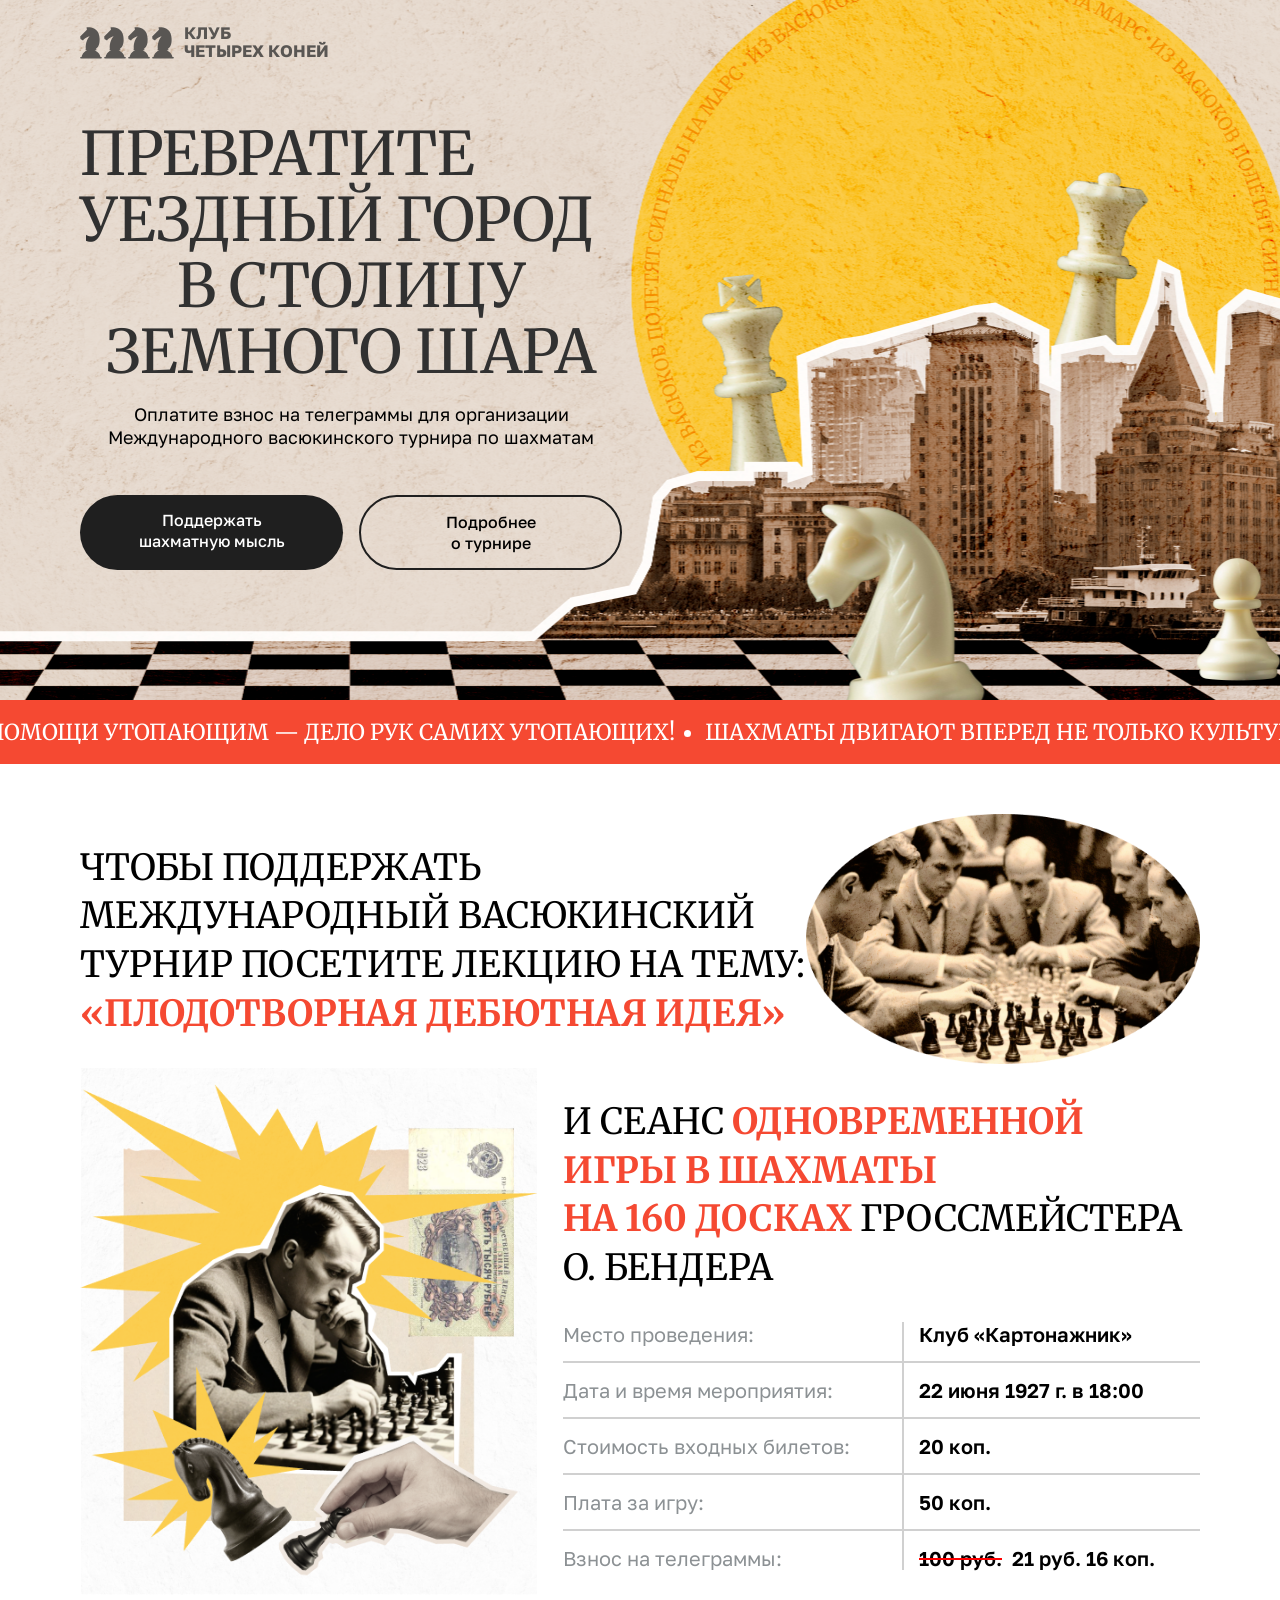
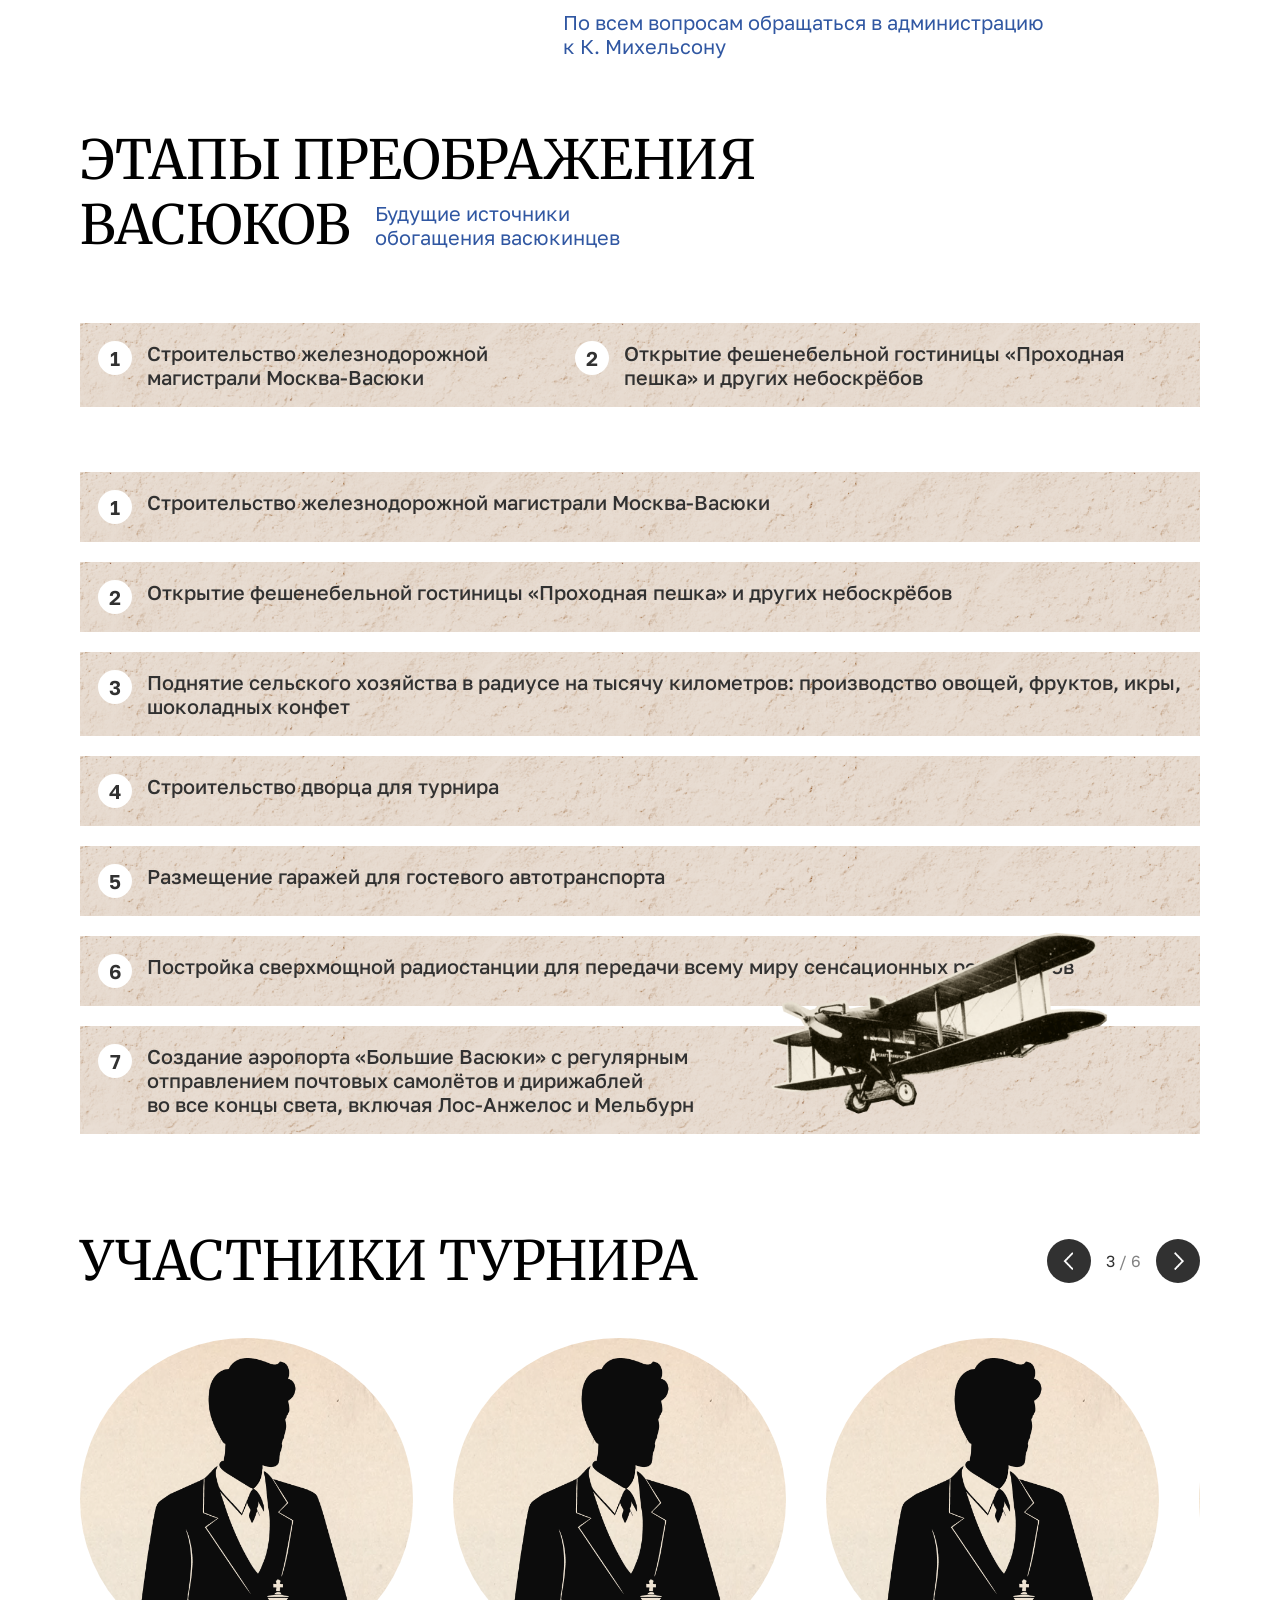
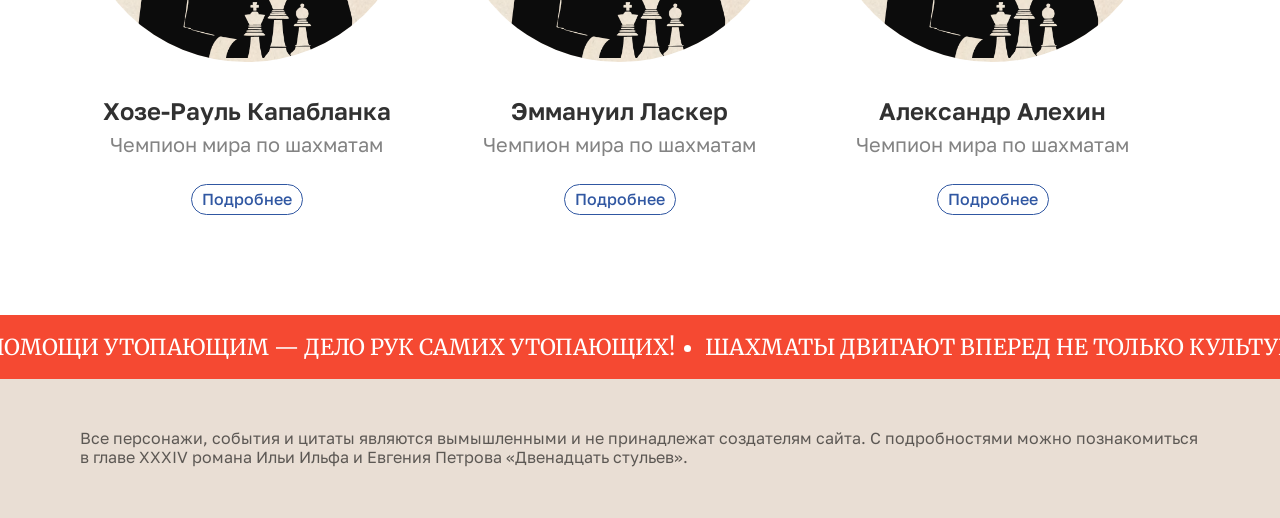
<file: index.html>
<!DOCTYPE html>
<html lang="ru">
<head>
    <meta charset="UTF-8">
    <meta name="viewport" content="width=device-width, initial-scale=1.0">
    <title>Yandex test</title>
    <link rel="stylesheet" href="./main.css">
</head>
<body>
    <main>
        <section class="main-block">
            <header class="container header">
                <svg width="22" height="32" viewBox="0 0 22 32" fill="none" xmlns="http://www.w3.org/2000/svg" style="margin-right: 2px;">
                    <path d="M20.9784 29.9437H20.4155C20.4155 29.9377 20.4128 29.9318 20.4116 29.9261L20.3962 29.8573C20.3863 29.812 20.3757 29.7671 20.3646 29.7226C20.3599 29.7016 20.3547 29.6806 20.3496 29.6597C20.335 29.6009 20.3196 29.5422 20.3038 29.4834L20.2991 29.4666C20.2817 29.4029 20.2635 29.3396 20.2446 29.2765L20.2256 29.2155C20.2126 29.172 20.1988 29.129 20.1862 29.086C20.1787 29.0624 20.1708 29.0392 20.1633 29.016C20.1495 28.9744 20.1352 28.9329 20.1206 28.8917C20.1131 28.87 20.1052 28.8479 20.0977 28.8266C20.0793 28.775 20.0604 28.7237 20.0409 28.6728C20.0366 28.6619 20.033 28.6515 20.0287 28.6406C20.0058 28.5807 19.9817 28.5212 19.9572 28.4617C19.9485 28.44 19.9395 28.4187 19.9304 28.3974C19.9138 28.3599 19.8972 28.3188 19.8802 28.2798L19.8483 28.2076C19.8317 28.1702 19.8147 28.1328 19.7973 28.0953C19.7867 28.0721 19.7756 28.0486 19.7646 28.0254C19.7444 27.9823 19.7251 27.9397 19.7026 27.8974C19.6943 27.8813 19.6868 27.8648 19.6785 27.8483C19.6505 27.7926 19.6217 27.7361 19.5925 27.6822L19.553 27.6122L19.4973 27.5108L19.4539 27.4359C19.4358 27.4045 19.4176 27.373 19.399 27.3416C19.3844 27.3162 19.3694 27.2907 19.3544 27.2668C19.3339 27.2327 19.315 27.1994 19.2925 27.1657L19.2356 27.0744C19.2088 27.0325 19.1819 26.9902 19.1543 26.9487C19.1369 26.9225 19.1196 26.8966 19.1018 26.8708C19.084 26.845 19.0647 26.8154 19.0457 26.7881C19.0268 26.7608 19.0063 26.7335 18.9889 26.7065C18.9715 26.6796 18.9526 26.6553 18.934 26.6317C18.9155 26.6081 18.8946 26.5767 18.8744 26.5493L18.8188 26.4745C18.7793 26.4247 18.743 26.3749 18.7043 26.3248L18.6502 26.2563C18.6273 26.2275 18.6036 26.199 18.5803 26.1706L18.5282 26.1077C18.5041 26.0789 18.4797 26.0505 18.4552 26.0217L18.4039 25.9625L18.3273 25.8757L18.2819 25.8256C18.1876 25.7219 18.0908 25.6197 17.9918 25.5202L17.9483 25.4764L17.8575 25.3877L17.8129 25.345C17.7814 25.3147 17.7498 25.2848 17.7178 25.2552L17.685 25.2253C17.5733 25.1224 17.4585 25.0221 17.3416 24.9259L17.3096 24.8993C17.2736 24.8694 17.2373 24.8398 17.2007 24.8106L17.1644 24.7814C17.1249 24.7515 17.089 24.7219 17.0507 24.6923L17.0313 24.6777C16.9023 24.5789 16.77 24.4828 16.6366 24.3903L16.618 24.3772C16.5758 24.3484 16.5336 24.32 16.4909 24.2919L16.4629 24.2736C16.4195 24.2447 16.3757 24.2167 16.3318 24.1886L16.3243 24.1841C16.1791 24.0921 16.031 24.0039 15.8802 23.9195L15.8743 23.9158C15.8266 23.8892 15.7788 23.8634 15.731 23.8376L15.7101 23.8263C15.4559 23.6904 15.1948 23.5656 14.9269 23.4521L14.9103 23.445C14.8397 23.415 14.7686 23.3862 14.6968 23.3578H16.1096C16.3397 23.3578 16.5265 23.1067 16.5265 22.7964C16.5265 22.4862 16.3397 22.2351 16.1096 22.2351H15.6888C15.7148 22.1722 15.7437 22.1011 15.7748 22.021C16.1728 21.786 16.873 21.2852 17.5678 20.3653L17.5733 20.3582C17.626 20.2894 17.6777 20.2181 17.7285 20.1445L17.7387 20.1299C17.7893 20.0577 17.8398 19.9832 17.8895 19.9054L17.9029 19.8848C17.9266 19.8474 17.9503 19.81 17.974 19.7725C17.974 19.7725 17.974 19.7695 17.9768 19.7677C18.0012 19.7302 18.0253 19.6891 18.0494 19.649L18.0648 19.6232C18.0853 19.5888 18.1062 19.5536 18.1264 19.5181C18.1303 19.5117 18.1343 19.5053 18.1378 19.4986C18.1611 19.4582 18.1844 19.417 18.2073 19.3755L18.2231 19.3466C18.242 19.3122 18.2606 19.2774 18.2791 19.2422C18.2847 19.2325 18.2902 19.2224 18.2953 19.2123C18.3174 19.17 18.3395 19.1273 18.3616 19.0839L18.377 19.0536C18.3944 19.0184 18.4122 18.9825 18.4295 18.9466L18.4485 18.9092C18.4698 18.865 18.4907 18.8201 18.5116 18.7748L18.5247 18.746C18.542 18.7086 18.559 18.6711 18.576 18.6337L18.5961 18.5888C18.6159 18.5435 18.6356 18.4979 18.6545 18.4518C18.6581 18.4436 18.6616 18.435 18.6648 18.4268C18.6826 18.3845 18.6999 18.3414 18.7173 18.298L18.737 18.2486C18.7532 18.2074 18.7694 18.1659 18.7852 18.1244L18.7971 18.0929C18.8156 18.0435 18.8338 17.993 18.8519 17.9432L18.8709 17.8901C18.8851 17.8504 18.8989 17.81 18.9127 17.7696C18.9178 17.7546 18.923 17.7396 18.9277 17.7247C18.9451 17.673 18.9625 17.6203 18.9794 17.5675C18.985 17.5492 18.9909 17.5301 18.9964 17.5128L19.0359 17.3897C19.041 17.3718 19.0465 17.3523 19.0517 17.3362C19.0678 17.2819 19.084 17.2266 19.0994 17.1708C19.1046 17.1532 19.1093 17.1352 19.114 17.1173C19.1259 17.0742 19.1377 17.0312 19.1492 16.9874C19.1543 16.9676 19.1594 16.9477 19.165 16.9279C19.1796 16.8703 19.1942 16.8123 19.2084 16.7535L19.2202 16.7045C19.2313 16.6577 19.2423 16.6105 19.253 16.563L19.2672 16.4994C19.2806 16.4384 19.294 16.3774 19.3067 16.3153C19.3094 16.3033 19.3118 16.2909 19.3142 16.2778C19.3252 16.2243 19.3359 16.1701 19.3461 16.1158C19.3505 16.0937 19.3544 16.0716 19.3588 16.0496C19.369 15.9938 19.3789 15.9373 19.3888 15.8815C19.3908 15.8695 19.3931 15.8579 19.3951 15.8463C19.4061 15.7805 19.4169 15.7141 19.4275 15.6472C19.431 15.6248 19.4346 15.6023 19.4377 15.5795C19.446 15.5252 19.4539 15.4706 19.4618 15.4152L19.4689 15.3643C19.4784 15.2955 19.4875 15.2262 19.4962 15.1559C19.4989 15.1338 19.5013 15.1117 19.504 15.0892C19.5109 15.0334 19.5172 14.9772 19.523 14.9208C19.5254 14.9006 19.5277 14.8808 19.5297 14.8606C19.5373 14.7882 19.5444 14.7153 19.551 14.6417C19.551 14.6211 19.5546 14.6005 19.5562 14.5795C19.5613 14.5204 19.5664 14.4609 19.5708 14.401C19.5708 14.3789 19.5743 14.3569 19.5759 14.3348C19.5814 14.2584 19.5865 14.1816 19.5913 14.1042C19.5913 14.0867 19.5913 14.0668 19.594 14.0511C19.5976 13.9867 19.6012 13.922 19.6039 13.8569C19.6039 13.8333 19.6039 13.8097 19.6071 13.7861C19.6102 13.7057 19.6134 13.6248 19.6158 13.5429C19.6158 13.5316 19.6158 13.52 19.6158 13.5084C19.6179 13.4356 19.6194 13.362 19.6205 13.2876C19.6205 13.2633 19.6205 13.239 19.6205 13.2147C19.6205 13.1348 19.6205 13.0545 19.6205 12.9737V12.9549C19.6205 12.8689 19.6205 12.7817 19.6205 12.693V12.6181C19.6205 12.5433 19.6173 12.4647 19.6154 12.3868V12.3445C19.6126 12.2547 19.6091 12.1638 19.6055 12.0725C19.6055 12.0489 19.6031 12.0249 19.6023 12.0014C19.5989 11.9245 19.595 11.8472 19.5905 11.7693C19.5905 11.7502 19.5905 11.7319 19.5873 11.7113C19.5818 11.6178 19.5758 11.5235 19.5692 11.4284L19.5644 11.3622C19.5585 11.2828 19.5526 11.2031 19.5459 11.1226C19.5459 11.0994 19.5423 11.0762 19.5404 11.053C19.5321 10.9557 19.523 10.8573 19.5135 10.7585C19.5135 10.7398 19.5096 10.7211 19.508 10.702C19.4997 10.6178 19.4906 10.5328 19.4815 10.4471C19.4788 10.4213 19.476 10.3959 19.4729 10.37C19.4618 10.2682 19.45 10.1661 19.4373 10.0624C19.4373 10.0497 19.4338 10.037 19.4322 10.025C19.4209 9.93217 19.4089 9.83886 19.3963 9.74505C19.3923 9.71736 19.3888 9.68966 19.3848 9.66197C19.3701 9.55569 19.355 9.44852 19.3394 9.34049C17.7604 -1.31572 6.57087 0.413656 6.57087 0.413656L6.9293 2.70328L0.162109 9.48083L0.457776 12.0979L3.02128 13.5949C3.13556 13.3195 3.28228 13.0573 3.45866 12.8131C5.11266 11.0044 8.32158 9.5845 9.24016 9.28997C9.42412 9.23121 9.52873 9.20165 9.52873 9.20165C5.13477 14.593 5.63452 20.7695 5.83032 22.2418C5.62663 22.2792 5.46912 22.5124 5.46912 22.7968C5.46912 23.1067 5.65584 23.3582 5.88598 23.3582H7.29879C4.9491 24.2906 3.08396 26.0665 2.11059 28.2982C2.10945 28.3012 2.10813 28.3042 2.10665 28.3072C2.0348 28.4728 1.96796 28.6409 1.90611 28.8113C1.90622 28.813 1.90622 28.8148 1.90611 28.8165C1.88954 28.8629 1.87335 28.9093 1.85756 28.9561C1.85164 28.9729 1.84572 28.9898 1.84019 29.007C1.82598 29.0489 1.81282 29.0912 1.80071 29.1339C1.79361 29.1556 1.7869 29.1777 1.78019 29.1994C1.76756 29.2394 1.75532 29.2798 1.74348 29.3202L1.72216 29.3951C1.71111 29.4325 1.70006 29.4726 1.68979 29.5115C1.68229 29.5392 1.67519 29.5665 1.66808 29.5942C1.65861 29.6316 1.64874 29.669 1.63966 29.7065C1.63058 29.7439 1.62189 29.7813 1.61321 29.821C1.60452 29.8606 1.59347 29.9071 1.584 29.9505H1.02069C0.912367 29.9482 0.80466 29.9665 0.703888 30.0042C0.603115 30.0419 0.51131 30.0984 0.433856 30.1702C0.356403 30.242 0.29486 30.3278 0.252846 30.4225C0.210832 30.5172 0.189191 30.6189 0.189191 30.7216C0.189191 30.8243 0.210832 30.926 0.252846 31.0207C0.29486 31.1154 0.356403 31.2011 0.433856 31.273C0.51131 31.3448 0.603115 31.4012 0.703888 31.439C0.80466 31.4767 0.912367 31.495 1.02069 31.4927H20.9855C21.0939 31.495 21.2016 31.4767 21.3023 31.439C21.4031 31.4012 21.4949 31.3448 21.5724 31.273C21.6498 31.2011 21.7114 31.1154 21.7534 31.0207C21.7954 30.926 21.817 30.8243 21.817 30.7216C21.817 30.6189 21.7954 30.5172 21.7534 30.4225C21.7114 30.3278 21.6498 30.242 21.5724 30.1702C21.4949 30.0984 21.4031 30.0419 21.3023 30.0042C21.2016 29.9665 21.0939 29.9482 20.9855 29.9505L20.9784 29.9437Z" fill="#595653"/>
                </svg>
                <svg width="22" height="32" viewBox="0 0 22 32" fill="none" xmlns="http://www.w3.org/2000/svg" style="margin-right: 2px;">
                    <path d="M20.9784 29.9437H20.4155C20.4155 29.9377 20.4128 29.9318 20.4116 29.9261L20.3962 29.8573C20.3863 29.812 20.3757 29.7671 20.3646 29.7226C20.3599 29.7016 20.3547 29.6806 20.3496 29.6597C20.335 29.6009 20.3196 29.5422 20.3038 29.4834L20.2991 29.4666C20.2817 29.4029 20.2635 29.3396 20.2446 29.2765L20.2256 29.2155C20.2126 29.172 20.1988 29.129 20.1862 29.086C20.1787 29.0624 20.1708 29.0392 20.1633 29.016C20.1495 28.9744 20.1352 28.9329 20.1206 28.8917C20.1131 28.87 20.1052 28.8479 20.0977 28.8266C20.0793 28.775 20.0604 28.7237 20.0409 28.6728C20.0366 28.6619 20.033 28.6515 20.0287 28.6406C20.0058 28.5807 19.9817 28.5212 19.9572 28.4617C19.9485 28.44 19.9395 28.4187 19.9304 28.3974C19.9138 28.3599 19.8972 28.3188 19.8802 28.2798L19.8483 28.2076C19.8317 28.1702 19.8147 28.1328 19.7973 28.0953C19.7867 28.0721 19.7756 28.0486 19.7646 28.0254C19.7444 27.9823 19.7251 27.9397 19.7026 27.8974C19.6943 27.8813 19.6868 27.8648 19.6785 27.8483C19.6505 27.7926 19.6217 27.7361 19.5925 27.6822L19.553 27.6122L19.4973 27.5108L19.4539 27.4359C19.4358 27.4045 19.4176 27.373 19.399 27.3416C19.3844 27.3162 19.3694 27.2907 19.3544 27.2668C19.3339 27.2327 19.315 27.1994 19.2925 27.1657L19.2356 27.0744C19.2088 27.0325 19.1819 26.9902 19.1543 26.9487C19.1369 26.9225 19.1196 26.8966 19.1018 26.8708C19.084 26.845 19.0647 26.8154 19.0457 26.7881C19.0268 26.7608 19.0063 26.7335 18.9889 26.7065C18.9715 26.6796 18.9526 26.6553 18.934 26.6317C18.9155 26.6081 18.8946 26.5767 18.8744 26.5493L18.8188 26.4745C18.7793 26.4247 18.743 26.3749 18.7043 26.3248L18.6502 26.2563C18.6273 26.2275 18.6036 26.199 18.5803 26.1706L18.5282 26.1077C18.5041 26.0789 18.4797 26.0505 18.4552 26.0217L18.4039 25.9625L18.3273 25.8757L18.2819 25.8256C18.1876 25.7219 18.0908 25.6197 17.9918 25.5202L17.9483 25.4764L17.8575 25.3877L17.8129 25.345C17.7814 25.3147 17.7498 25.2848 17.7178 25.2552L17.685 25.2253C17.5733 25.1224 17.4585 25.0221 17.3416 24.9259L17.3096 24.8993C17.2736 24.8694 17.2373 24.8398 17.2007 24.8106L17.1644 24.7814C17.1249 24.7515 17.089 24.7219 17.0507 24.6923L17.0313 24.6777C16.9023 24.5789 16.77 24.4828 16.6366 24.3903L16.618 24.3772C16.5758 24.3484 16.5336 24.32 16.4909 24.2919L16.4629 24.2736C16.4195 24.2447 16.3757 24.2167 16.3318 24.1886L16.3243 24.1841C16.1791 24.0921 16.031 24.0039 15.8802 23.9195L15.8743 23.9158C15.8266 23.8892 15.7788 23.8634 15.731 23.8376L15.7101 23.8263C15.4559 23.6904 15.1948 23.5656 14.9269 23.4521L14.9103 23.445C14.8397 23.415 14.7686 23.3862 14.6968 23.3578H16.1096C16.3397 23.3578 16.5265 23.1067 16.5265 22.7964C16.5265 22.4862 16.3397 22.2351 16.1096 22.2351H15.6888C15.7148 22.1722 15.7437 22.1011 15.7748 22.021C16.1728 21.786 16.873 21.2852 17.5678 20.3653L17.5733 20.3582C17.626 20.2894 17.6777 20.2181 17.7285 20.1445L17.7387 20.1299C17.7893 20.0577 17.8398 19.9832 17.8895 19.9054L17.9029 19.8848C17.9266 19.8474 17.9503 19.81 17.974 19.7725C17.974 19.7725 17.974 19.7695 17.9768 19.7677C18.0012 19.7302 18.0253 19.6891 18.0494 19.649L18.0648 19.6232C18.0853 19.5888 18.1062 19.5536 18.1264 19.5181C18.1303 19.5117 18.1343 19.5053 18.1378 19.4986C18.1611 19.4582 18.1844 19.417 18.2073 19.3755L18.2231 19.3466C18.242 19.3122 18.2606 19.2774 18.2791 19.2422C18.2847 19.2325 18.2902 19.2224 18.2953 19.2123C18.3174 19.17 18.3395 19.1273 18.3616 19.0839L18.377 19.0536C18.3944 19.0184 18.4122 18.9825 18.4295 18.9466L18.4485 18.9092C18.4698 18.865 18.4907 18.8201 18.5116 18.7748L18.5247 18.746C18.542 18.7086 18.559 18.6711 18.576 18.6337L18.5961 18.5888C18.6159 18.5435 18.6356 18.4979 18.6545 18.4518C18.6581 18.4436 18.6616 18.435 18.6648 18.4268C18.6826 18.3845 18.6999 18.3414 18.7173 18.298L18.737 18.2486C18.7532 18.2074 18.7694 18.1659 18.7852 18.1244L18.7971 18.0929C18.8156 18.0435 18.8338 17.993 18.8519 17.9432L18.8709 17.8901C18.8851 17.8504 18.8989 17.81 18.9127 17.7696C18.9178 17.7546 18.923 17.7396 18.9277 17.7247C18.9451 17.673 18.9625 17.6203 18.9794 17.5675C18.985 17.5492 18.9909 17.5301 18.9964 17.5128L19.0359 17.3897C19.041 17.3718 19.0465 17.3523 19.0517 17.3362C19.0678 17.2819 19.084 17.2266 19.0994 17.1708C19.1046 17.1532 19.1093 17.1352 19.114 17.1173C19.1259 17.0742 19.1377 17.0312 19.1492 16.9874C19.1543 16.9676 19.1594 16.9477 19.165 16.9279C19.1796 16.8703 19.1942 16.8123 19.2084 16.7535L19.2202 16.7045C19.2313 16.6577 19.2423 16.6105 19.253 16.563L19.2672 16.4994C19.2806 16.4384 19.294 16.3774 19.3067 16.3153C19.3094 16.3033 19.3118 16.2909 19.3142 16.2778C19.3252 16.2243 19.3359 16.1701 19.3461 16.1158C19.3505 16.0937 19.3544 16.0716 19.3588 16.0496C19.369 15.9938 19.3789 15.9373 19.3888 15.8815C19.3908 15.8695 19.3931 15.8579 19.3951 15.8463C19.4061 15.7805 19.4169 15.7141 19.4275 15.6472C19.431 15.6248 19.4346 15.6023 19.4377 15.5795C19.446 15.5252 19.4539 15.4706 19.4618 15.4152L19.4689 15.3643C19.4784 15.2955 19.4875 15.2262 19.4962 15.1559C19.4989 15.1338 19.5013 15.1117 19.504 15.0892C19.5109 15.0334 19.5172 14.9772 19.523 14.9208C19.5254 14.9006 19.5277 14.8808 19.5297 14.8606C19.5373 14.7882 19.5444 14.7153 19.551 14.6417C19.551 14.6211 19.5546 14.6005 19.5562 14.5795C19.5613 14.5204 19.5664 14.4609 19.5708 14.401C19.5708 14.3789 19.5743 14.3569 19.5759 14.3348C19.5814 14.2584 19.5865 14.1816 19.5913 14.1042C19.5913 14.0867 19.5913 14.0668 19.594 14.0511C19.5976 13.9867 19.6012 13.922 19.6039 13.8569C19.6039 13.8333 19.6039 13.8097 19.6071 13.7861C19.6102 13.7057 19.6134 13.6248 19.6158 13.5429C19.6158 13.5316 19.6158 13.52 19.6158 13.5084C19.6179 13.4356 19.6194 13.362 19.6205 13.2876C19.6205 13.2633 19.6205 13.239 19.6205 13.2147C19.6205 13.1348 19.6205 13.0545 19.6205 12.9737V12.9549C19.6205 12.8689 19.6205 12.7817 19.6205 12.693V12.6181C19.6205 12.5433 19.6173 12.4647 19.6154 12.3868V12.3445C19.6126 12.2547 19.6091 12.1638 19.6055 12.0725C19.6055 12.0489 19.6031 12.0249 19.6023 12.0014C19.5989 11.9245 19.595 11.8472 19.5905 11.7693C19.5905 11.7502 19.5905 11.7319 19.5873 11.7113C19.5818 11.6178 19.5758 11.5235 19.5692 11.4284L19.5644 11.3622C19.5585 11.2828 19.5526 11.2031 19.5459 11.1226C19.5459 11.0994 19.5423 11.0762 19.5404 11.053C19.5321 10.9557 19.523 10.8573 19.5135 10.7585C19.5135 10.7398 19.5096 10.7211 19.508 10.702C19.4997 10.6178 19.4906 10.5328 19.4815 10.4471C19.4788 10.4213 19.476 10.3959 19.4729 10.37C19.4618 10.2682 19.45 10.1661 19.4373 10.0624C19.4373 10.0497 19.4338 10.037 19.4322 10.025C19.4209 9.93217 19.4089 9.83886 19.3963 9.74505C19.3923 9.71736 19.3888 9.68966 19.3848 9.66197C19.3701 9.55569 19.355 9.44852 19.3394 9.34049C17.7604 -1.31572 6.57087 0.413656 6.57087 0.413656L6.9293 2.70328L0.162109 9.48083L0.457776 12.0979L3.02128 13.5949C3.13556 13.3195 3.28228 13.0573 3.45866 12.8131C5.11266 11.0044 8.32158 9.5845 9.24016 9.28997C9.42412 9.23121 9.52873 9.20165 9.52873 9.20165C5.13477 14.593 5.63452 20.7695 5.83032 22.2418C5.62663 22.2792 5.46912 22.5124 5.46912 22.7968C5.46912 23.1067 5.65584 23.3582 5.88598 23.3582H7.29879C4.9491 24.2906 3.08396 26.0665 2.11059 28.2982C2.10945 28.3012 2.10813 28.3042 2.10665 28.3072C2.0348 28.4728 1.96796 28.6409 1.90611 28.8113C1.90622 28.813 1.90622 28.8148 1.90611 28.8165C1.88954 28.8629 1.87335 28.9093 1.85756 28.9561C1.85164 28.9729 1.84572 28.9898 1.84019 29.007C1.82598 29.0489 1.81282 29.0912 1.80071 29.1339C1.79361 29.1556 1.7869 29.1777 1.78019 29.1994C1.76756 29.2394 1.75532 29.2798 1.74348 29.3202L1.72216 29.3951C1.71111 29.4325 1.70006 29.4726 1.68979 29.5115C1.68229 29.5392 1.67519 29.5665 1.66808 29.5942C1.65861 29.6316 1.64874 29.669 1.63966 29.7065C1.63058 29.7439 1.62189 29.7813 1.61321 29.821C1.60452 29.8606 1.59347 29.9071 1.584 29.9505H1.02069C0.912367 29.9482 0.80466 29.9665 0.703888 30.0042C0.603115 30.0419 0.51131 30.0984 0.433856 30.1702C0.356403 30.242 0.29486 30.3278 0.252846 30.4225C0.210832 30.5172 0.189191 30.6189 0.189191 30.7216C0.189191 30.8243 0.210832 30.926 0.252846 31.0207C0.29486 31.1154 0.356403 31.2011 0.433856 31.273C0.51131 31.3448 0.603115 31.4012 0.703888 31.439C0.80466 31.4767 0.912367 31.495 1.02069 31.4927H20.9855C21.0939 31.495 21.2016 31.4767 21.3023 31.439C21.4031 31.4012 21.4949 31.3448 21.5724 31.273C21.6498 31.2011 21.7114 31.1154 21.7534 31.0207C21.7954 30.926 21.817 30.8243 21.817 30.7216C21.817 30.6189 21.7954 30.5172 21.7534 30.4225C21.7114 30.3278 21.6498 30.242 21.5724 30.1702C21.4949 30.0984 21.4031 30.0419 21.3023 30.0042C21.2016 29.9665 21.0939 29.9482 20.9855 29.9505L20.9784 29.9437Z" fill="#595653"/>
                </svg>
                <svg width="22" height="32" viewBox="0 0 22 32" fill="none" xmlns="http://www.w3.org/2000/svg" style="margin-right: 2px;">
                    <path d="M20.9784 29.9437H20.4155C20.4155 29.9377 20.4128 29.9318 20.4116 29.9261L20.3962 29.8573C20.3863 29.812 20.3757 29.7671 20.3646 29.7226C20.3599 29.7016 20.3547 29.6806 20.3496 29.6597C20.335 29.6009 20.3196 29.5422 20.3038 29.4834L20.2991 29.4666C20.2817 29.4029 20.2635 29.3396 20.2446 29.2765L20.2256 29.2155C20.2126 29.172 20.1988 29.129 20.1862 29.086C20.1787 29.0624 20.1708 29.0392 20.1633 29.016C20.1495 28.9744 20.1352 28.9329 20.1206 28.8917C20.1131 28.87 20.1052 28.8479 20.0977 28.8266C20.0793 28.775 20.0604 28.7237 20.0409 28.6728C20.0366 28.6619 20.033 28.6515 20.0287 28.6406C20.0058 28.5807 19.9817 28.5212 19.9572 28.4617C19.9485 28.44 19.9395 28.4187 19.9304 28.3974C19.9138 28.3599 19.8972 28.3188 19.8802 28.2798L19.8483 28.2076C19.8317 28.1702 19.8147 28.1328 19.7973 28.0953C19.7867 28.0721 19.7756 28.0486 19.7646 28.0254C19.7444 27.9823 19.7251 27.9397 19.7026 27.8974C19.6943 27.8813 19.6868 27.8648 19.6785 27.8483C19.6505 27.7926 19.6217 27.7361 19.5925 27.6822L19.553 27.6122L19.4973 27.5108L19.4539 27.4359C19.4358 27.4045 19.4176 27.373 19.399 27.3416C19.3844 27.3162 19.3694 27.2907 19.3544 27.2668C19.3339 27.2327 19.315 27.1994 19.2925 27.1657L19.2356 27.0744C19.2088 27.0325 19.1819 26.9902 19.1543 26.9487C19.1369 26.9225 19.1196 26.8966 19.1018 26.8708C19.084 26.845 19.0647 26.8154 19.0457 26.7881C19.0268 26.7608 19.0063 26.7335 18.9889 26.7065C18.9715 26.6796 18.9526 26.6553 18.934 26.6317C18.9155 26.6081 18.8946 26.5767 18.8744 26.5493L18.8188 26.4745C18.7793 26.4247 18.743 26.3749 18.7043 26.3248L18.6502 26.2563C18.6273 26.2275 18.6036 26.199 18.5803 26.1706L18.5282 26.1077C18.5041 26.0789 18.4797 26.0505 18.4552 26.0217L18.4039 25.9625L18.3273 25.8757L18.2819 25.8256C18.1876 25.7219 18.0908 25.6197 17.9918 25.5202L17.9483 25.4764L17.8575 25.3877L17.8129 25.345C17.7814 25.3147 17.7498 25.2848 17.7178 25.2552L17.685 25.2253C17.5733 25.1224 17.4585 25.0221 17.3416 24.9259L17.3096 24.8993C17.2736 24.8694 17.2373 24.8398 17.2007 24.8106L17.1644 24.7814C17.1249 24.7515 17.089 24.7219 17.0507 24.6923L17.0313 24.6777C16.9023 24.5789 16.77 24.4828 16.6366 24.3903L16.618 24.3772C16.5758 24.3484 16.5336 24.32 16.4909 24.2919L16.4629 24.2736C16.4195 24.2447 16.3757 24.2167 16.3318 24.1886L16.3243 24.1841C16.1791 24.0921 16.031 24.0039 15.8802 23.9195L15.8743 23.9158C15.8266 23.8892 15.7788 23.8634 15.731 23.8376L15.7101 23.8263C15.4559 23.6904 15.1948 23.5656 14.9269 23.4521L14.9103 23.445C14.8397 23.415 14.7686 23.3862 14.6968 23.3578H16.1096C16.3397 23.3578 16.5265 23.1067 16.5265 22.7964C16.5265 22.4862 16.3397 22.2351 16.1096 22.2351H15.6888C15.7148 22.1722 15.7437 22.1011 15.7748 22.021C16.1728 21.786 16.873 21.2852 17.5678 20.3653L17.5733 20.3582C17.626 20.2894 17.6777 20.2181 17.7285 20.1445L17.7387 20.1299C17.7893 20.0577 17.8398 19.9832 17.8895 19.9054L17.9029 19.8848C17.9266 19.8474 17.9503 19.81 17.974 19.7725C17.974 19.7725 17.974 19.7695 17.9768 19.7677C18.0012 19.7302 18.0253 19.6891 18.0494 19.649L18.0648 19.6232C18.0853 19.5888 18.1062 19.5536 18.1264 19.5181C18.1303 19.5117 18.1343 19.5053 18.1378 19.4986C18.1611 19.4582 18.1844 19.417 18.2073 19.3755L18.2231 19.3466C18.242 19.3122 18.2606 19.2774 18.2791 19.2422C18.2847 19.2325 18.2902 19.2224 18.2953 19.2123C18.3174 19.17 18.3395 19.1273 18.3616 19.0839L18.377 19.0536C18.3944 19.0184 18.4122 18.9825 18.4295 18.9466L18.4485 18.9092C18.4698 18.865 18.4907 18.8201 18.5116 18.7748L18.5247 18.746C18.542 18.7086 18.559 18.6711 18.576 18.6337L18.5961 18.5888C18.6159 18.5435 18.6356 18.4979 18.6545 18.4518C18.6581 18.4436 18.6616 18.435 18.6648 18.4268C18.6826 18.3845 18.6999 18.3414 18.7173 18.298L18.737 18.2486C18.7532 18.2074 18.7694 18.1659 18.7852 18.1244L18.7971 18.0929C18.8156 18.0435 18.8338 17.993 18.8519 17.9432L18.8709 17.8901C18.8851 17.8504 18.8989 17.81 18.9127 17.7696C18.9178 17.7546 18.923 17.7396 18.9277 17.7247C18.9451 17.673 18.9625 17.6203 18.9794 17.5675C18.985 17.5492 18.9909 17.5301 18.9964 17.5128L19.0359 17.3897C19.041 17.3718 19.0465 17.3523 19.0517 17.3362C19.0678 17.2819 19.084 17.2266 19.0994 17.1708C19.1046 17.1532 19.1093 17.1352 19.114 17.1173C19.1259 17.0742 19.1377 17.0312 19.1492 16.9874C19.1543 16.9676 19.1594 16.9477 19.165 16.9279C19.1796 16.8703 19.1942 16.8123 19.2084 16.7535L19.2202 16.7045C19.2313 16.6577 19.2423 16.6105 19.253 16.563L19.2672 16.4994C19.2806 16.4384 19.294 16.3774 19.3067 16.3153C19.3094 16.3033 19.3118 16.2909 19.3142 16.2778C19.3252 16.2243 19.3359 16.1701 19.3461 16.1158C19.3505 16.0937 19.3544 16.0716 19.3588 16.0496C19.369 15.9938 19.3789 15.9373 19.3888 15.8815C19.3908 15.8695 19.3931 15.8579 19.3951 15.8463C19.4061 15.7805 19.4169 15.7141 19.4275 15.6472C19.431 15.6248 19.4346 15.6023 19.4377 15.5795C19.446 15.5252 19.4539 15.4706 19.4618 15.4152L19.4689 15.3643C19.4784 15.2955 19.4875 15.2262 19.4962 15.1559C19.4989 15.1338 19.5013 15.1117 19.504 15.0892C19.5109 15.0334 19.5172 14.9772 19.523 14.9208C19.5254 14.9006 19.5277 14.8808 19.5297 14.8606C19.5373 14.7882 19.5444 14.7153 19.551 14.6417C19.551 14.6211 19.5546 14.6005 19.5562 14.5795C19.5613 14.5204 19.5664 14.4609 19.5708 14.401C19.5708 14.3789 19.5743 14.3569 19.5759 14.3348C19.5814 14.2584 19.5865 14.1816 19.5913 14.1042C19.5913 14.0867 19.5913 14.0668 19.594 14.0511C19.5976 13.9867 19.6012 13.922 19.6039 13.8569C19.6039 13.8333 19.6039 13.8097 19.6071 13.7861C19.6102 13.7057 19.6134 13.6248 19.6158 13.5429C19.6158 13.5316 19.6158 13.52 19.6158 13.5084C19.6179 13.4356 19.6194 13.362 19.6205 13.2876C19.6205 13.2633 19.6205 13.239 19.6205 13.2147C19.6205 13.1348 19.6205 13.0545 19.6205 12.9737V12.9549C19.6205 12.8689 19.6205 12.7817 19.6205 12.693V12.6181C19.6205 12.5433 19.6173 12.4647 19.6154 12.3868V12.3445C19.6126 12.2547 19.6091 12.1638 19.6055 12.0725C19.6055 12.0489 19.6031 12.0249 19.6023 12.0014C19.5989 11.9245 19.595 11.8472 19.5905 11.7693C19.5905 11.7502 19.5905 11.7319 19.5873 11.7113C19.5818 11.6178 19.5758 11.5235 19.5692 11.4284L19.5644 11.3622C19.5585 11.2828 19.5526 11.2031 19.5459 11.1226C19.5459 11.0994 19.5423 11.0762 19.5404 11.053C19.5321 10.9557 19.523 10.8573 19.5135 10.7585C19.5135 10.7398 19.5096 10.7211 19.508 10.702C19.4997 10.6178 19.4906 10.5328 19.4815 10.4471C19.4788 10.4213 19.476 10.3959 19.4729 10.37C19.4618 10.2682 19.45 10.1661 19.4373 10.0624C19.4373 10.0497 19.4338 10.037 19.4322 10.025C19.4209 9.93217 19.4089 9.83886 19.3963 9.74505C19.3923 9.71736 19.3888 9.68966 19.3848 9.66197C19.3701 9.55569 19.355 9.44852 19.3394 9.34049C17.7604 -1.31572 6.57087 0.413656 6.57087 0.413656L6.9293 2.70328L0.162109 9.48083L0.457776 12.0979L3.02128 13.5949C3.13556 13.3195 3.28228 13.0573 3.45866 12.8131C5.11266 11.0044 8.32158 9.5845 9.24016 9.28997C9.42412 9.23121 9.52873 9.20165 9.52873 9.20165C5.13477 14.593 5.63452 20.7695 5.83032 22.2418C5.62663 22.2792 5.46912 22.5124 5.46912 22.7968C5.46912 23.1067 5.65584 23.3582 5.88598 23.3582H7.29879C4.9491 24.2906 3.08396 26.0665 2.11059 28.2982C2.10945 28.3012 2.10813 28.3042 2.10665 28.3072C2.0348 28.4728 1.96796 28.6409 1.90611 28.8113C1.90622 28.813 1.90622 28.8148 1.90611 28.8165C1.88954 28.8629 1.87335 28.9093 1.85756 28.9561C1.85164 28.9729 1.84572 28.9898 1.84019 29.007C1.82598 29.0489 1.81282 29.0912 1.80071 29.1339C1.79361 29.1556 1.7869 29.1777 1.78019 29.1994C1.76756 29.2394 1.75532 29.2798 1.74348 29.3202L1.72216 29.3951C1.71111 29.4325 1.70006 29.4726 1.68979 29.5115C1.68229 29.5392 1.67519 29.5665 1.66808 29.5942C1.65861 29.6316 1.64874 29.669 1.63966 29.7065C1.63058 29.7439 1.62189 29.7813 1.61321 29.821C1.60452 29.8606 1.59347 29.9071 1.584 29.9505H1.02069C0.912367 29.9482 0.80466 29.9665 0.703888 30.0042C0.603115 30.0419 0.51131 30.0984 0.433856 30.1702C0.356403 30.242 0.29486 30.3278 0.252846 30.4225C0.210832 30.5172 0.189191 30.6189 0.189191 30.7216C0.189191 30.8243 0.210832 30.926 0.252846 31.0207C0.29486 31.1154 0.356403 31.2011 0.433856 31.273C0.51131 31.3448 0.603115 31.4012 0.703888 31.439C0.80466 31.4767 0.912367 31.495 1.02069 31.4927H20.9855C21.0939 31.495 21.2016 31.4767 21.3023 31.439C21.4031 31.4012 21.4949 31.3448 21.5724 31.273C21.6498 31.2011 21.7114 31.1154 21.7534 31.0207C21.7954 30.926 21.817 30.8243 21.817 30.7216C21.817 30.6189 21.7954 30.5172 21.7534 30.4225C21.7114 30.3278 21.6498 30.242 21.5724 30.1702C21.4949 30.0984 21.4031 30.0419 21.3023 30.0042C21.2016 29.9665 21.0939 29.9482 20.9855 29.9505L20.9784 29.9437Z" fill="#595653"/>
                </svg>
                <svg width="22" height="32" viewBox="0 0 22 32" fill="none" xmlns="http://www.w3.org/2000/svg">
                    <path d="M20.9784 29.9437H20.4155C20.4155 29.9377 20.4128 29.9318 20.4116 29.9261L20.3962 29.8573C20.3863 29.812 20.3757 29.7671 20.3646 29.7226C20.3599 29.7016 20.3547 29.6806 20.3496 29.6597C20.335 29.6009 20.3196 29.5422 20.3038 29.4834L20.2991 29.4666C20.2817 29.4029 20.2635 29.3396 20.2446 29.2765L20.2256 29.2155C20.2126 29.172 20.1988 29.129 20.1862 29.086C20.1787 29.0624 20.1708 29.0392 20.1633 29.016C20.1495 28.9744 20.1352 28.9329 20.1206 28.8917C20.1131 28.87 20.1052 28.8479 20.0977 28.8266C20.0793 28.775 20.0604 28.7237 20.0409 28.6728C20.0366 28.6619 20.033 28.6515 20.0287 28.6406C20.0058 28.5807 19.9817 28.5212 19.9572 28.4617C19.9485 28.44 19.9395 28.4187 19.9304 28.3974C19.9138 28.3599 19.8972 28.3188 19.8802 28.2798L19.8483 28.2076C19.8317 28.1702 19.8147 28.1328 19.7973 28.0953C19.7867 28.0721 19.7756 28.0486 19.7646 28.0254C19.7444 27.9823 19.7251 27.9397 19.7026 27.8974C19.6943 27.8813 19.6868 27.8648 19.6785 27.8483C19.6505 27.7926 19.6217 27.7361 19.5925 27.6822L19.553 27.6122L19.4973 27.5108L19.4539 27.4359C19.4358 27.4045 19.4176 27.373 19.399 27.3416C19.3844 27.3162 19.3694 27.2907 19.3544 27.2668C19.3339 27.2327 19.315 27.1994 19.2925 27.1657L19.2356 27.0744C19.2088 27.0325 19.1819 26.9902 19.1543 26.9487C19.1369 26.9225 19.1196 26.8966 19.1018 26.8708C19.084 26.845 19.0647 26.8154 19.0457 26.7881C19.0268 26.7608 19.0063 26.7335 18.9889 26.7065C18.9715 26.6796 18.9526 26.6553 18.934 26.6317C18.9155 26.6081 18.8946 26.5767 18.8744 26.5493L18.8188 26.4745C18.7793 26.4247 18.743 26.3749 18.7043 26.3248L18.6502 26.2563C18.6273 26.2275 18.6036 26.199 18.5803 26.1706L18.5282 26.1077C18.5041 26.0789 18.4797 26.0505 18.4552 26.0217L18.4039 25.9625L18.3273 25.8757L18.2819 25.8256C18.1876 25.7219 18.0908 25.6197 17.9918 25.5202L17.9483 25.4764L17.8575 25.3877L17.8129 25.345C17.7814 25.3147 17.7498 25.2848 17.7178 25.2552L17.685 25.2253C17.5733 25.1224 17.4585 25.0221 17.3416 24.9259L17.3096 24.8993C17.2736 24.8694 17.2373 24.8398 17.2007 24.8106L17.1644 24.7814C17.1249 24.7515 17.089 24.7219 17.0507 24.6923L17.0313 24.6777C16.9023 24.5789 16.77 24.4828 16.6366 24.3903L16.618 24.3772C16.5758 24.3484 16.5336 24.32 16.4909 24.2919L16.4629 24.2736C16.4195 24.2447 16.3757 24.2167 16.3318 24.1886L16.3243 24.1841C16.1791 24.0921 16.031 24.0039 15.8802 23.9195L15.8743 23.9158C15.8266 23.8892 15.7788 23.8634 15.731 23.8376L15.7101 23.8263C15.4559 23.6904 15.1948 23.5656 14.9269 23.4521L14.9103 23.445C14.8397 23.415 14.7686 23.3862 14.6968 23.3578H16.1096C16.3397 23.3578 16.5265 23.1067 16.5265 22.7964C16.5265 22.4862 16.3397 22.2351 16.1096 22.2351H15.6888C15.7148 22.1722 15.7437 22.1011 15.7748 22.021C16.1728 21.786 16.873 21.2852 17.5678 20.3653L17.5733 20.3582C17.626 20.2894 17.6777 20.2181 17.7285 20.1445L17.7387 20.1299C17.7893 20.0577 17.8398 19.9832 17.8895 19.9054L17.9029 19.8848C17.9266 19.8474 17.9503 19.81 17.974 19.7725C17.974 19.7725 17.974 19.7695 17.9768 19.7677C18.0012 19.7302 18.0253 19.6891 18.0494 19.649L18.0648 19.6232C18.0853 19.5888 18.1062 19.5536 18.1264 19.5181C18.1303 19.5117 18.1343 19.5053 18.1378 19.4986C18.1611 19.4582 18.1844 19.417 18.2073 19.3755L18.2231 19.3466C18.242 19.3122 18.2606 19.2774 18.2791 19.2422C18.2847 19.2325 18.2902 19.2224 18.2953 19.2123C18.3174 19.17 18.3395 19.1273 18.3616 19.0839L18.377 19.0536C18.3944 19.0184 18.4122 18.9825 18.4295 18.9466L18.4485 18.9092C18.4698 18.865 18.4907 18.8201 18.5116 18.7748L18.5247 18.746C18.542 18.7086 18.559 18.6711 18.576 18.6337L18.5961 18.5888C18.6159 18.5435 18.6356 18.4979 18.6545 18.4518C18.6581 18.4436 18.6616 18.435 18.6648 18.4268C18.6826 18.3845 18.6999 18.3414 18.7173 18.298L18.737 18.2486C18.7532 18.2074 18.7694 18.1659 18.7852 18.1244L18.7971 18.0929C18.8156 18.0435 18.8338 17.993 18.8519 17.9432L18.8709 17.8901C18.8851 17.8504 18.8989 17.81 18.9127 17.7696C18.9178 17.7546 18.923 17.7396 18.9277 17.7247C18.9451 17.673 18.9625 17.6203 18.9794 17.5675C18.985 17.5492 18.9909 17.5301 18.9964 17.5128L19.0359 17.3897C19.041 17.3718 19.0465 17.3523 19.0517 17.3362C19.0678 17.2819 19.084 17.2266 19.0994 17.1708C19.1046 17.1532 19.1093 17.1352 19.114 17.1173C19.1259 17.0742 19.1377 17.0312 19.1492 16.9874C19.1543 16.9676 19.1594 16.9477 19.165 16.9279C19.1796 16.8703 19.1942 16.8123 19.2084 16.7535L19.2202 16.7045C19.2313 16.6577 19.2423 16.6105 19.253 16.563L19.2672 16.4994C19.2806 16.4384 19.294 16.3774 19.3067 16.3153C19.3094 16.3033 19.3118 16.2909 19.3142 16.2778C19.3252 16.2243 19.3359 16.1701 19.3461 16.1158C19.3505 16.0937 19.3544 16.0716 19.3588 16.0496C19.369 15.9938 19.3789 15.9373 19.3888 15.8815C19.3908 15.8695 19.3931 15.8579 19.3951 15.8463C19.4061 15.7805 19.4169 15.7141 19.4275 15.6472C19.431 15.6248 19.4346 15.6023 19.4377 15.5795C19.446 15.5252 19.4539 15.4706 19.4618 15.4152L19.4689 15.3643C19.4784 15.2955 19.4875 15.2262 19.4962 15.1559C19.4989 15.1338 19.5013 15.1117 19.504 15.0892C19.5109 15.0334 19.5172 14.9772 19.523 14.9208C19.5254 14.9006 19.5277 14.8808 19.5297 14.8606C19.5373 14.7882 19.5444 14.7153 19.551 14.6417C19.551 14.6211 19.5546 14.6005 19.5562 14.5795C19.5613 14.5204 19.5664 14.4609 19.5708 14.401C19.5708 14.3789 19.5743 14.3569 19.5759 14.3348C19.5814 14.2584 19.5865 14.1816 19.5913 14.1042C19.5913 14.0867 19.5913 14.0668 19.594 14.0511C19.5976 13.9867 19.6012 13.922 19.6039 13.8569C19.6039 13.8333 19.6039 13.8097 19.6071 13.7861C19.6102 13.7057 19.6134 13.6248 19.6158 13.5429C19.6158 13.5316 19.6158 13.52 19.6158 13.5084C19.6179 13.4356 19.6194 13.362 19.6205 13.2876C19.6205 13.2633 19.6205 13.239 19.6205 13.2147C19.6205 13.1348 19.6205 13.0545 19.6205 12.9737V12.9549C19.6205 12.8689 19.6205 12.7817 19.6205 12.693V12.6181C19.6205 12.5433 19.6173 12.4647 19.6154 12.3868V12.3445C19.6126 12.2547 19.6091 12.1638 19.6055 12.0725C19.6055 12.0489 19.6031 12.0249 19.6023 12.0014C19.5989 11.9245 19.595 11.8472 19.5905 11.7693C19.5905 11.7502 19.5905 11.7319 19.5873 11.7113C19.5818 11.6178 19.5758 11.5235 19.5692 11.4284L19.5644 11.3622C19.5585 11.2828 19.5526 11.2031 19.5459 11.1226C19.5459 11.0994 19.5423 11.0762 19.5404 11.053C19.5321 10.9557 19.523 10.8573 19.5135 10.7585C19.5135 10.7398 19.5096 10.7211 19.508 10.702C19.4997 10.6178 19.4906 10.5328 19.4815 10.4471C19.4788 10.4213 19.476 10.3959 19.4729 10.37C19.4618 10.2682 19.45 10.1661 19.4373 10.0624C19.4373 10.0497 19.4338 10.037 19.4322 10.025C19.4209 9.93217 19.4089 9.83886 19.3963 9.74505C19.3923 9.71736 19.3888 9.68966 19.3848 9.66197C19.3701 9.55569 19.355 9.44852 19.3394 9.34049C17.7604 -1.31572 6.57087 0.413656 6.57087 0.413656L6.9293 2.70328L0.162109 9.48083L0.457776 12.0979L3.02128 13.5949C3.13556 13.3195 3.28228 13.0573 3.45866 12.8131C5.11266 11.0044 8.32158 9.5845 9.24016 9.28997C9.42412 9.23121 9.52873 9.20165 9.52873 9.20165C5.13477 14.593 5.63452 20.7695 5.83032 22.2418C5.62663 22.2792 5.46912 22.5124 5.46912 22.7968C5.46912 23.1067 5.65584 23.3582 5.88598 23.3582H7.29879C4.9491 24.2906 3.08396 26.0665 2.11059 28.2982C2.10945 28.3012 2.10813 28.3042 2.10665 28.3072C2.0348 28.4728 1.96796 28.6409 1.90611 28.8113C1.90622 28.813 1.90622 28.8148 1.90611 28.8165C1.88954 28.8629 1.87335 28.9093 1.85756 28.9561C1.85164 28.9729 1.84572 28.9898 1.84019 29.007C1.82598 29.0489 1.81282 29.0912 1.80071 29.1339C1.79361 29.1556 1.7869 29.1777 1.78019 29.1994C1.76756 29.2394 1.75532 29.2798 1.74348 29.3202L1.72216 29.3951C1.71111 29.4325 1.70006 29.4726 1.68979 29.5115C1.68229 29.5392 1.67519 29.5665 1.66808 29.5942C1.65861 29.6316 1.64874 29.669 1.63966 29.7065C1.63058 29.7439 1.62189 29.7813 1.61321 29.821C1.60452 29.8606 1.59347 29.9071 1.584 29.9505H1.02069C0.912367 29.9482 0.80466 29.9665 0.703888 30.0042C0.603115 30.0419 0.51131 30.0984 0.433856 30.1702C0.356403 30.242 0.29486 30.3278 0.252846 30.4225C0.210832 30.5172 0.189191 30.6189 0.189191 30.7216C0.189191 30.8243 0.210832 30.926 0.252846 31.0207C0.29486 31.1154 0.356403 31.2011 0.433856 31.273C0.51131 31.3448 0.603115 31.4012 0.703888 31.439C0.80466 31.4767 0.912367 31.495 1.02069 31.4927H20.9855C21.0939 31.495 21.2016 31.4767 21.3023 31.439C21.4031 31.4012 21.4949 31.3448 21.5724 31.273C21.6498 31.2011 21.7114 31.1154 21.7534 31.0207C21.7954 30.926 21.817 30.8243 21.817 30.7216C21.817 30.6189 21.7954 30.5172 21.7534 30.4225C21.7114 30.3278 21.6498 30.242 21.5724 30.1702C21.4949 30.0984 21.4031 30.0419 21.3023 30.0042C21.2016 29.9665 21.0939 29.9482 20.9855 29.9505L20.9784 29.9437Z" fill="#595653"/>
                </svg>
                <h4 class="header-name">                        
                    Клуб<br/>четырех коней
                </h4>
            </header>
            <div class="container">
                <div class="home">
                    <h2 class="home-text-one">Превратите уездный город</h2>
                    <h2 class="home-text-two">в столицу земного шара</h2>
                    <p class="home-text-three">Оплатите взнос на телеграммы для организации Международного васюкинского турнира по шахматам</p>
                    <div class="home-button">
                        <button class="home-button-one" data-target="#section1">
                            <span>
                                Поддержать шахматную мысль
                            </span>
                        </button>
                        <button class="home-button-two" data-target="#section2">
                            <span>
                                Подробнее о турнире
                            </span>
                        </button>
                    </div>
                </div>
            </div>
        </section>
        <div class="line" id="line1">
            <ul class="line-list" id="line1-list">
                <li>Дело помощи утопающим — дело рук самих утопающих!</li>
                <li>Шахматы двигают вперед не только культуру, но и экономику!</li>
                <li>Лед тронулся, господа присяжные заседатели!</li>
            </ul>
        </div>
        <section class="container support" id="section1">
            <div class="support-block">
                <h2 class="support-block-text">
                    Чтобы поддержать <br/> Международный васюкинский турнир посетите лекцию на тему:<br/><span>«Плодотворная дебютная идея»</span>
                </h2>
                <h2 class="mobile">
                    Чтобы поддержать <br/> Международный васюкинский турнир</span>
                </h2>
                <img src="./img/image3.png" width="394" height="250"/>
                <h2 class="mobile">
                    посетите лекцию на тему:<br/><span>«Плодотворная дебютная идея»</span>
                </h2>
            </div>
            <div class="support-block">
                <img src="./img/image4.png" width="474" height="527" class="support-img"/>
                <div class="support-block-table">
                    <h2>и Сеанс <span>одновременной игры в шахматы на 160 досках </span>гроссмейстера О. Бендера</h2>
                    <table>
                        <tr>
                          <td>Место проведения:</td>
                          <td>Клуб «Картонажник»</td>
                        </tr>
                        <tr>
                          <td>Дата и время мероприятия:</td>
                          <td>22 июня 1927 г. в 18:00</td>
                        </tr>
                        <tr>
                          <td>Стоимость входных билетов:</td>
                          <td>20 коп.</td>
                        </tr>
                        <tr>
                          <td>Плата за игру:</td>
                          <td>50 коп.</td>
                        </tr>
                        <tr>
                          <td>Взнос на телеграммы:</td>
                          <td><span class="support-table-line-del">100 руб.</span> 21 руб. 16 коп.</td>
                        </tr>
                    </table>
                    <p class="support-table-info-text">По всем вопросам обращаться в администрацию к К. Михельсону</p>
                </div>
            </div>
        </section>
        <section class="container card" id="section2">
            <div class="card-title">
                <h2>Этапы преображения</h2>
                <div class="card-title-dop">
                    <h2>Васюков</h2>
                    <p>Будущие источники обогащения васюкинцев</p>
                </div>
                <div class="card-block card-block-mobile">
                    <div class="card-info card-info-mobile">
                        <div class="card-info-block">
                            <div class="card-block-img card-block-img-mobile">
                                <img src="./img/image5.png" width="317" class="card-block-info-img"/>
                            </div>
                            <div class="card-info-block-dop">
                                <div class="card-block-number">1</div>
                                <span>Строительство железнодорожной магистрали Москва-Васюки</span>
                            </div>
                            <div class="card-info-block-dop">
                                <div class="card-block-number">2</div>
                                <span>Открытие фешенебельной гостиницы «Проходная пешка» и других небоскрёбов</span>
                            </div>
                        </div>
                    </div>
                    <div class="card-info card-info-mobile">
                        <div class="card-info-block card-info-block-mobile">
                            <div class="card-info-block-dop">
                                <div class="card-block-number">3</div>
                            <span>Поднятие сельского хозяйства в радиусе на тысячу километров: производство овощей, фруктов, икры, шоколадных конфет</span>
                            </div>
                        </div>
                    </div>  
                    <div class="card-info card-info-mobile">
                        <div class="card-info-block card-info-block-mobile">
                            <div class="card-info-block-dop">
                                <div class="card-block-number">4</div>
                                <span>Строительство дворца для турнира</span>
                            </div>
                            <div class="card-info-block-dop">
                                <div class="card-block-number">5</div>
                                <span>Размещение гаражей для гостевого автотранспорта</span>
                            </div>
                        </div>
                    </div>    
                    <div class="card-info card-info-mobile">
                        <div class="card-info-block card-info-block-mobile">
                            <div class="card-info-block-dop">
                                <div class="card-block-number">6</div>
                            <span>Постройка сверхмощной радиостанции для передачи всему миру сенсационных результатов</span>
                            </div>
                        </div>
                    </div>  
                    <div class="card-info card-info-mobile">
                        <div class="card-info-block card-info-block-mobile">
                            <div class="card-info-block-dop">
                                <div class="card-block-number">7</div>
                            <span style="width: 140%;">Создание аэропорта «Большие Васюки» с регулярным отправлением почтовых самолётов и дирижаблей во все концы света, включая Лос-Анжелос и Мельбурн</span>
                            </div>
                        </div>
                    </div>  
                </div>
                <div class="card-block">
                    <div class="card-info">
                        <div class="card-info-block">
                            <div class="card-block-img card-block-img-mobile">
                                <img src="./img/image5.png" width="317" class="card-block-info-img"/>
                            </div>
                            <div class="card-info-block-dop">
                                <div class="card-block-number">1</div>
                                <span>Строительство железнодорожной магистрали Москва-Васюки</span>
                            </div>
                        </div>
                    </div>
                    <div class="card-info">
                        <div class="card-info-block">
                            <div class="card-block-number">2</div>
                            <span>Открытие фешенебельной гостиницы «Проходная пешка» и других небоскрёбов</span>
                        </div>
                    </div>   
                    <div class="card-info">
                        <div class="card-info-block">
                            <div class="card-block-number">3</div>
                            <span>Поднятие сельского хозяйства в радиусе на тысячу километров: производство овощей, фруктов, икры, шоколадных конфет</span>
                        </div>
                    </div>    
                    <div class="card-info">
                        <div class="card-info-block">
                            <div class="card-block-number">4</div>
                            <span>Строительство дворца для турнира</span>
                        </div>
                    </div>  
                    <div class="card-info">
                        <div class="card-info-block">
                            <div class="card-block-number">5</div>
                            <span>Размещение гаражей для гостевого автотранспорта</span>
                        </div>
                    </div>
                    <div class="card-info">
                        <div class="card-info-block">
                            <div class="card-block-number">6</div>
                            <span>Постройка сверхмощной радиостанции для передачи всему миру сенсационных результатов</span>
                        </div>
                    </div>
                    <div class="card-info">
                        <div class="card-info-block">
                            <div class="card-block-number">7</div>
                            <span style="width: 140%;">Создание аэропорта «Большие Васюки» с регулярным отправлением почтовых самолётов и дирижаблей во все концы света, включая Лос-Анжелос и Мельбурн</span>
                            <div class="card-block-img">
                                <img src="./img/image5.png" width="376" class="card-block-info-img"/>
                            </div>
                            
                        </div>
                    </div>
                </div>
                <div class="car-mobile" >
                    <button class="title-number-button carousel-prevThree">
                        <img src="./img/VectorLeft.png" width="10"/>
                    </button>
                    <div class="indicators">
                        <span class="indicator indicator-active" data-slide="0"></span>
                        <span class="indicator" data-slide="1"></span>
                        <span class="indicator" data-slide="2"></span>
                        <span class="indicator" data-slide="3"></span>
                        <span class="indicator" data-slide="4"></span>
                    </div>
                    <button class="title-number-button carousel-nextThree">
                        <img src="./img/VectorRight.png" width="10"/>
                    </button>
                </div>
            </div>
        </section>
        <section class="container partner">
            <div>
                <div class="title">
                    <h2>Участники турнира</h2>
                    <div class="title-number">
                        <button class="title-number-button carousel-prev">
                            <img src="./img/VectorLeft.png" width="10"/>
                        </button>
                        <p>3 <span>/ 6</span></p>
                        <button class="title-number-button carousel-next">
                            <img src="./img/VectorRight.png" width="10"/>
                        </button>
                    </div>
                </div>

                <div class="partner-block">
                    <div class="carousel-wrapper">
                        <div class="partner-block-card">
                            <div class="partner-block-card-img-back">
                                <img src="./img/man.png" width="293"/>
                            </div>
                            <p>Хозе-Рауль Капабланка</p>
                            <span>Чемпион мира по шахматам</span>
                            <button class="partner-block-card-button">Подробнее</button>
                        </div>
                        <div class="partner-block-card">
                            <div class="partner-block-card-img-back">
                                <img src="./img/man.png" width="293"/>
                            </div>
                            <p>Эммануил Ласкер</p>
                            <span>Чемпион мира по шахматам</span>
                            <button class="partner-block-card-button">Подробнее</button>
                        </div>
                        <div class="partner-block-card">
                            <div class="partner-block-card-img-back">
                                <img src="./img/man.png" width="293"/>
                            </div>
                            <p>Александр Алехин</p>
                            <span>Чемпион мира по шахматам</span>
                            <button class="partner-block-card-button">Подробнее</button>
                        </div>
                        <div class="partner-block-card">
                            <div class="partner-block-card-img-back">
                                <img src="./img/man.png" width="293"/>
                            </div>
                            <p>Арон Нимцович</p>
                            <span>Чемпион мира по шахматам</span>
                            <button class="partner-block-card-button">Подробнее</button>
                        </div>
                        <div class="partner-block-card">
                            <div class="partner-block-card-img-back">
                                <img src="./img/man.png" width="293"/>
                            </div>
                            <p>Рихард Рети</p>
                            <span>Чемпион мира по шахматам</span>
                            <button class="partner-block-card-button">Подробнее</button>
                        </div>
                        <div class="partner-block-card">
                            <div class="partner-block-card-img-back">
                                <img src="./img/man.png" width="293"/>
                            </div>
                            <p>Остап Бендер</p>
                            <span>Чемпион мира по шахматам</span>
                            <button class="partner-block-card-button">Подробнее</button>
                        </div>
                    </div>
                </div>
                <div class="title-number title-number-mobile" >
                    <button class="title-number-button carousel-prevTwo">
                        <img src="./img/VectorLeft.png" width="10"/>
                    </button>
                    <p>1 <span>/ 6</span></p>
                    <button class="title-number-button carousel-nextTwo">
                        <img src="./img/VectorRight.png" width="10"/>
                    </button>
                </div>
            </div>
        </section>
        <div class="line line-two">
            <ul class="line-list line-list-two ">
                <li>Дело помощи утопающим — дело рук самих утопающих!</li>
                <li>Шахматы двигают вперед не только культуру, но и экономику!</li>
                <li>Лед тронулся, господа присяжные заседатели!</li>
            </ul>
        </div>
        <footer>
            <div class="container">
                <p>Все персонажи, события и цитаты являются вымышленными и не принадлежат создателям сайта. С подробностями можно познакомиться в главе XXXIV романа Ильи Ильфа и Евгения Петрова «Двенадцать стульев».</p>
            </div>
        </footer>
    </main>
    <script src="script.js"></script>
</body>
</html>
</file>
<file: main.css>
@import url('https://fonts.googleapis.com/css2?family=Golos+Text:wght@400..900&family=Roboto:ital,wght@0,100;0,300;0,400;0,500;0,700;0,900;1,100;1,300;1,400;1,500;1,700;1,900&display=swap');
@import url('https://fonts.googleapis.com/css2?family=Golos+Text:wght@400..900&family=Merriweather:ital,wght@0,300;0,400;0,700;0,900;1,300;1,400;1,700;1,900&family=Roboto:ital,wght@0,100;0,300;0,400;0,500;0,700;0,900;1,100;1,300;1,400;1,500;1,700;1,900&display=swap');

body {
    padding: 0;
    margin: 0;
    font-family: "Merriweather", serif;
}

.container {
    width: 1220px;
    margin: auto;
}

.mobile {
    display: none;
}

.title-number-mobile {
    display: none;
}

.card-block-img-mobile {
    display: none;
}

.car-mobile {
    display: none;
}


/* Блок home с header */

.header {
    padding-top: 25px;
    display: flex;
    align-items: center;
}

.header-name {
    margin: 0;
    margin-left: 10px;
    font-family: "Golos Text", sans-serif;
    font-size: 16.65px;
    font-weight: 700;
    color: #595653;
    text-transform: uppercase;
    line-height: 17.98px;
}

.main-block {
    background-image: url('./img/image.png');
    height: 700px; 
    background-repeat: no-repeat;
    background-position: center;
    background-size: cover;
}

.home {
    width: 542px;
}

.home-text-one {
    margin: 0;
    margin-top: 60px;
    font-weight: 400;
    font-size: 60px;
    color: #313131;
    text-transform: uppercase;
    line-height: 66px;
}

.home-text-two {
    margin: 0;
    font-weight: 400;
    font-size: 60px;
    color: #313131;
    text-transform: uppercase;
    text-align: center;
    line-height: 66px;
}

.home-text-three {
    font-family: "Golos Text", sans-serif;
    font-weight: 400;
    font-size: 18px;
    line-height: 23.4px;
    text-align: center;
}

.home-button {
    display: flex;
    justify-content: space-between;
    margin-top: 45px;
}

.home-button-one {
    width: 263px;
    border-radius: 66px;
    padding: 15px 20px 15px 20px;
    border: none;
    cursor: pointer;
    display: flex;
    justify-content: center;
    background-color: #1F1F1F;

    font-family: "Golos Text", sans-serif;
    font-weight: 500;
    font-size: 16px;
    line-height: 20.8px;
    text-align: center;
    color: #FFFFFF;
    transition: 0.2s;
}

.home-button-one span {
    width: 165px;  
}

.home-button-one:hover {
    background-color: #FBCE51;
    color: #1F1F1F;
    transition: 0.2s;
}

.home-button-two {
    width: 263px;
    border-radius: 66px;
    padding: 15px 20px 15px 20px;
    border: 2px solid #1F1F1F;
    cursor: pointer;
    display: flex;
    justify-content: center;
    background: none;

    font-family: "Golos Text", sans-serif;
    font-weight: 500;
    font-size: 16px;
    line-height: 20.8px;
    text-align: center;
    transition: 0.2s;
}

.home-button-two span {
    width: 165px;
}

.home-button-two:hover {
    background-color: #1F1F1F;
    color: #FFFFFF;
    transition: 0.2s;
}

/* line */

.line {
    background-color: #F54932;
    overflow: hidden;
    display: flex;
}

.line-list {

    margin: 0;
    padding: 18px 12px 18px 12px;
    display: flex;
    font-weight: 400;
    font-size: 22px;
    text-transform: uppercase;
    color: #FFFFFF;
    left: 100%;
}

.line-list li {
    margin-left: 30px;
    white-space: nowrap;
}



/* Второй блок Support */

.support {
    margin-top: 100px;
}

.support-block {
    display: flex;
}

.support-block h2 {
    font-weight: 400;
    font-size: 36px;
    text-transform: uppercase;
    line-height: 48.6px;
}

.support-block h2 span {
    font-weight: 700;
    font-size: 36px;
    text-transform: uppercase;
    line-height: 48.6px;
    color: #F54932;
}

.support-table-line-del {
    text-decoration: line-through #ff0000;
    margin-right: 5px;
}

.support-block-table{
    margin-left: 25px;
}

.support-block-table table {
    margin: 0;
    padding: 0;
    width: 100%;
    border-spacing: 0;
}

.support-block-table td {
    border: 2px solid #D0D0D0;
    padding: 15px 0px 15px 0px;
    font-weight: 600;
    font-family: "Golos Text", sans-serif;
    font-size: 20px;
}

.support-block-table td:first-child {
    color: #8c9194;
    font-weight: 400;

    border-top-width: 0;
    border-left-width: 0;
}

.support-block-table td:last-child {
    border-top-width: 0;
    border-right-width: 0;
    border-left-width: 0;

    padding: 0px 0px 0px 15px;
}

.support-block-table tr:first-child td {
    padding: 0px 0px 15px 0px;
}

.support-block-table tr:first-child td:last-child {
    padding: 0px 0px 15px 15px;
}

.support-block-table tr:last-child td {
    border-bottom: 0;
    padding: 15px 0px 0px 0px;
}

.support-block-table tr:last-child td:last-child  {
    border-bottom: 0;
    padding: 15px 0px 0px 15px;
}

.support-table-info-text {
    color: #3057A2;
    font-family: "Golos Text", sans-serif;
    font-weight: 400;
    font-size: 20px;
    margin-top: 40px;
}

/* Блок с карточками */

.card {
    margin-top: 125px;
}

.card h2 {
    font-weight: 400;
    font-size: 54px;
    line-height: 64.8px;
    margin: 0;
    text-transform: uppercase;
}

.card-title-dop {
    display: flex;
    align-items: center;
}

.card-title-dop h2 {
    display: inline;
    margin-right: 25px;
}

.card-title-dop p {
    width: 25%;
    margin: 0;
    
    font-family: "Golos Text", sans-serif;
    font-weight: 400;
    font-size: 20px;
    line-height: 24px;
    color: #3057A2;
}

.card-block {
    display: grid;
    gap: 20px;

    grid-template-columns: repeat(3, 393px);
    grid-template-rows: 112px 112px 130px;

    margin-top: 65px;
}

.card-info {
    width: 385px;
    background-image: url('./img/back.png');
}

.card-info:nth-child(3) {
    grid-row: span 2;
}

.card-info:last-child {
    width: 100%;
    grid-column: span 2;
}

.card-info-block {
    display: flex;
    padding: 18px;

    color: #313131;
    font-family: "Golos Text", sans-serif;
    font-weight: 500;
    font-size: 20px;
    line-height: 24px;
}

.card-block-number {
    background-color: white;

    color: #313131;
    font-family: "Golos Text", sans-serif;
    font-weight: 600;
    font-size: 20px;
    line-height: 24px;

    border-radius: 100%;
    padding: 12px;
    display: flex;
    margin-right: 15px;
    justify-content: center;
    align-items: center;
    border-radius: 50%;
    width: 10px;
    height: 10px;
    max-width: 10px;
    max-height: 10px;
}

.card-block-img {
    display: flex;
    width: 100%;
    align-items: center;
    margin-bottom: 50px;
}

.card-block-info-img {
    position: absolute;
    margin-bottom: 50px;
}

/* Участники */ 

.partner {
    margin-top: 100px;
}

.title {
    display: flex;
    align-items: center;
    justify-content: space-between;
}

.title h2 {
    font-size: 54px;
    font-weight: 400;
    line-height: 64.8px;
    text-transform: uppercase;
}

.title-number {
    display: flex;
    align-items: center;
    justify-content: center;
}

.title-number-mobile {
    display: none;
}

.title-number-button {
    border-radius: 100%;
    padding: 12px;
    display: flex;

    justify-content: center;
    align-items: center;
    border-radius: 50%;
    width: 44px;
    height: 44px;
    max-width: 44px;
    max-height: 44px;
    border: none;
    cursor: pointer;
    background-color: #313131;
    transition: 0.2s;
}


.title-number-button:first-child {
    padding-left: 10px;
}

.title-number-button:last-child {
    padding-right: 10px;
}

.title-number-button:hover {
    background-color: #FBCE51;
    transition: 0.2s;
}

.button-disabled {
    background-color: #31313133;
}

.button-disabled:hover {
    background-color: #31313133;
}

.title-number p {
    font-family: "Golos Text", sans-serif;
    font-weight: 400;
    font-size: 16px;
    margin-right: 15px;
    margin-left: 15px;
    color: #313131;
    white-space: nowrap;
}

.title-number span {
    opacity: 60%;
}

.partner-block {
    overflow: hidden;
    width: 100%;
}

.partner-block-card-img-back {
    background-image: url('./img/backTwo.png');
    border-radius: 100%;
    overflow: hidden;
}

.partner-block-card-img-back img {
    padding: 20px;
    padding-bottom: 0;
}

.partner-block-card {
    display: flex;
    align-items: center;
    justify-content: center;
    flex-direction: column;
    margin-right: 100px;
}

.carousel-wrapper {
    display: flex;
    justify-content: space-between;
    align-items: flex-start;
    transition: transform 0.5s ease-in-out;
}


.partner-block-card p {
    font-family: "Golos Text", sans-serif;
    font-weight: 600;
    font-size: 24px;
    line-height: 28.8px;
    color: #313131;
    margin: 0;
    margin-top: 35px;
}

.partner-block-card span {
    font-family: "Golos Text", sans-serif;
    font-weight: 400;
    font-size: 20px;
    line-height: 28.8px;
    color: #313131;
    margin-top: 5px;
    opacity: 60%;
}

.partner-block-card-button {
    background: none;
    border-radius: 62px;
    border: 1px solid #3057A2;

    font-family: "Golos Text", sans-serif;
    color: #3057A2;
    font-weight: 500;
    font-size: 16px;
    line-height: 19px;
    padding: 5px 10px;

    margin-top: 25px;
    cursor: pointer;
    transition: 0.2s;
}

.partner-block-card-button:hover {
    background-color: #3057A2;
    color: #FFFFFF;
    transition: 0.2s;
}

.line-two {
    margin-top: 200px;
}

/* подвал */

footer {
    background-color: #E9DED4;
}

footer p {
    padding-top: 50px;
    padding-bottom: 50px;
    margin: 0;

    font-family: "Golos Text", sans-serif;
    font-weight: 400;
    font-size: 16px;
    line-height: 19.2px;
    opacity: 60%;
}



.card-info-block-dop {
    display: flex;
}

.card-block-img-mobile {
    display: none;
}

.card-block-mobile {
    display: none;
}

@media screen and (max-width: 1320px) {
    .container {
        width: 1120px;
        margin: auto;
    }
    .support {
        margin-top: 50px;
    }
    .card {
        margin-top: 50px;
    }
    .card-block {
        display: flex;
        flex-direction: column;
        justify-content: center;
    }
    .card-info {
        width: 100%;
    }
    .partner {
        margin-top: 50px;
    }
    .line-two {
        margin-top: 100px;
    }
    .partner-block-card {
        margin-right: 40px;
    }
}

@media screen and (max-width: 1024px) {
    .container {
        width: 824px;
        margin: auto;
    }
    .support {
        margin-top: 50px;
    }
    .card {
        margin-top: 50px;
    }
    .card-block {
        display: flex;
        flex-direction: column;
        justify-content: center;
    }
    .card-info {
        width: 100%;
    }
    .partner {
        margin-top: 50px;
    }
    .line-two {
        margin-top: 100px;
    }
    .partner-block-card {
        margin-right: 140px;
    }
    .support-block-text {
        display: none;
    }
    .mobile {
        display: block;
    }
    .support-block {
        display: flex;
        flex-direction: column;
        align-items: center;
    }
    .card-title-dop p {
        width: 100%; 
    }
    .card-title-dop {
        display: flex;
        flex-direction: column;
        align-items: flex-start;
    }
    .card-block-img {
        display: none;
    }
    .home-button-two {
        width: 263px;
        border-radius: 66px;
        padding: 15px 20px 15px 20px;
        border: none;
        cursor: pointer;
        display: flex;
        justify-content: center;
        background: #FFFFFF;
        font-family: "Golos Text", sans-serif;
        font-weight: 500;
        font-size: 16px;
        line-height: 20.8px;
        text-align: center;
        transition: 0.2s;
    }
}

@media screen and (max-width: 768px) {
    .container {
        width: 568px;
        margin: auto;
    }
    .support {
        margin-top: 50px;
    }
    .card {
        margin-top: 50px;
    }
    .card-block {
        display: flex;
        flex-direction: column;
        justify-content: center;
    }
    .card-info {
        width: 100%;
    }
    .partner {
        margin-top: 50px;
    }
    .line-two {
        margin-top: 100px;
    }
    .partner-block-card {
        margin-right: 20px;
    }
    .support-block-text {
        display: none;
    }
    .mobile {
        display: block;
    }
    .support-block {
        display: flex;
        flex-direction: column;
        align-items: center;
    }
    .card-title-dop p {
        width: 100%; 
    }
    .card-title-dop {
        display: flex;
        flex-direction: column;
        align-items: flex-start;
    }
}

@media screen and (max-width: 425px) {
    .container {
        width: 358px;
        margin: auto;
    }
    .support {
        margin-top: 50px;
    }
    .card {
        margin-top: 50px;
    }
    .card-block {
        display: flex;
        flex-direction: column;
        justify-content: center;
        height: 400px;
        flex-wrap: wrap;
    }
    .card-title {
        overflow: hidden;
    }
    .card-info {
        width: 100%;
    }
    .partner {
        margin-top: 50px;
    }
    .line-two {
        margin-top: 100px;
    }
    .partner-block-card {
        margin-right: 200px;
    }
    .support-block-text {
        display: none;
    }
    .mobile {
        display: block;
    }
    .support-block {
        display: flex;
        flex-direction: column;
        align-items: center;
    }
    .card-title-dop p {
        width: 100%; 
    }
    .card-title-dop {
        display: flex;
        flex-direction: column;
        align-items: flex-start;
    }
    .home-button {
        display: flex;
        margin-top: 45px;
        flex-direction: column;
        justify-content: center;
        align-items: center;
    }
    .home-text-one{
        font-size: 36px;
        line-height: 39.6px;
    }
    .home-text-two {
        font-size: 36px;
        line-height: 39.6px;
    }
    .home {
        width: 100%;
    }
    .home-text-three {
        font-family: "Golos Text", sans-serif;
        font-weight: 400;
        font-size: 18px;
        line-height: 23.4px;
        text-align: left;
    }
    .home-button-one {
        width: 100%;
        display: block;
    }
    .home-button-two {
        width: 100%;
        display: block;
        margin-top: 15px;
        opacity: 80%;
    }
    .support-block h2 {
        font-weight: 400;
        font-size: 28px;
        text-transform: uppercase;
        line-height: 37.8px;
    }
    .support-block h2 span {
        font-weight: 700;
        font-size: 28px;
        text-transform: uppercase;
        line-height: 37.8px;
        color: #F54932;
    }
    .support-block-table tr {
        display: flex;
        flex-direction: column;
        width: 100%;
    }
    .support-block-table td:first-child {
        border: none;
    }
    .support-block-table td:last-child {
        border-top-width: 0;
        border-right-width: 0;
        border-left-width: 0;
        padding: 0px 0px 15px 0px;
    }
    .support-block-table tr:first-child td:last-child {
        padding: 0px 0px 15px 0px;
    }
    .support-block-table tr:last-child td:last-child {
        border-bottom: 0;
        padding: 15px 0px 0px 0px;
    }
    .card-title h2 {
        font-size: 36px;
        line-height: 39px;
    }
    .partner h2 {
        font-size: 36px;
        line-height: 39px;
    }

    .support-img {
        width: 375px;
        height: 374px;
    }

    .title-number {
        display: none;
    }

    .title-number-mobile {
        margin-top: 50px;
        display: flex;
    }
    .card-block {
        gap: 0;
    }
    .card-block-img-mobile {
        display: flex;
    }

    .card-info:first-child .card-info-block{
        display: flex;
        padding: 18px;
        color: #313131;
        font-family: "Golos Text", sans-serif;
        font-weight: 500;
        font-size: 20px;
        line-height: 24px;
        flex-direction: column;
    }
    .card-info-block-dop {
        display: flex;
        margin-bottom: 15px;
    }
    .car-mobile {
        display: flex;
        align-items: center;
        justify-content: center;
    }
    .card-block {
        display: none;
    }
    .card-block-mobile {
        display: block;
        height: 400px;
    }
    .card-info-block {
        display: flex;
        padding: 18px;
        color: #313131;
        font-family: "Golos Text", sans-serif;
        font-weight: 500;
        font-size: 20px;
        line-height: 24px;
        height: 275px;
    }
    .card-info-block-mobile {
        display: flex;
        flex-direction: column;
        justify-content: space-evenly;
    }
    .main-block {
        background-image: url(./img/imageMob.png);
        height: 850px;
        background-repeat: no-repeat;
        background-position: center;
        background-size: cover;
    }
    .support-block-table {
        margin-left: 0;
    }
}

.indicators {
    gap: 10px;
    display: flex;
    justify-content: space-between;
    margin-right: 20px;
    margin-left: 20px; 
}

.indicator {
    display: block;
    width: 10px;
    height: 10px;
    background-color: #8c9194;
    border-radius: 50%;
}

.indicator-active {
    display: block;
    width: 10px;
    height: 10px;
    background-color: #595653;
    border-radius: 50%;
}
</file>
